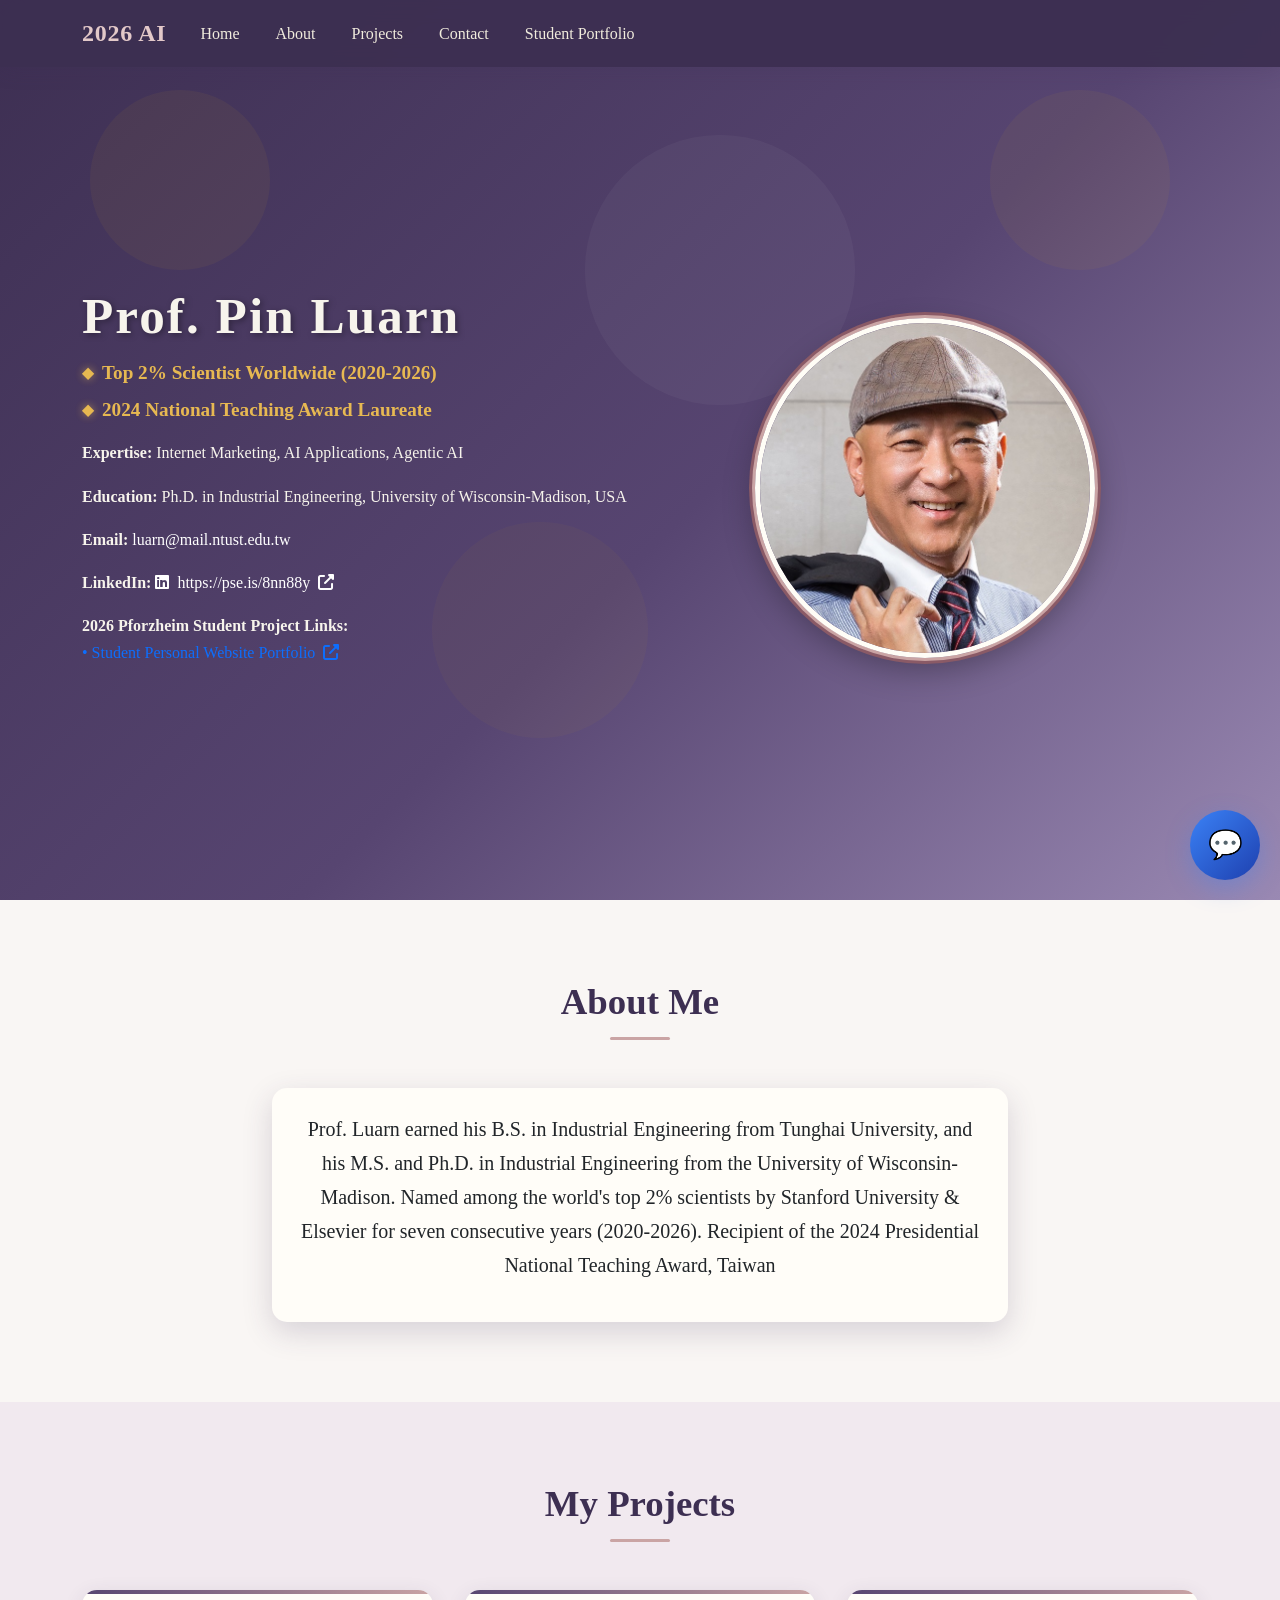
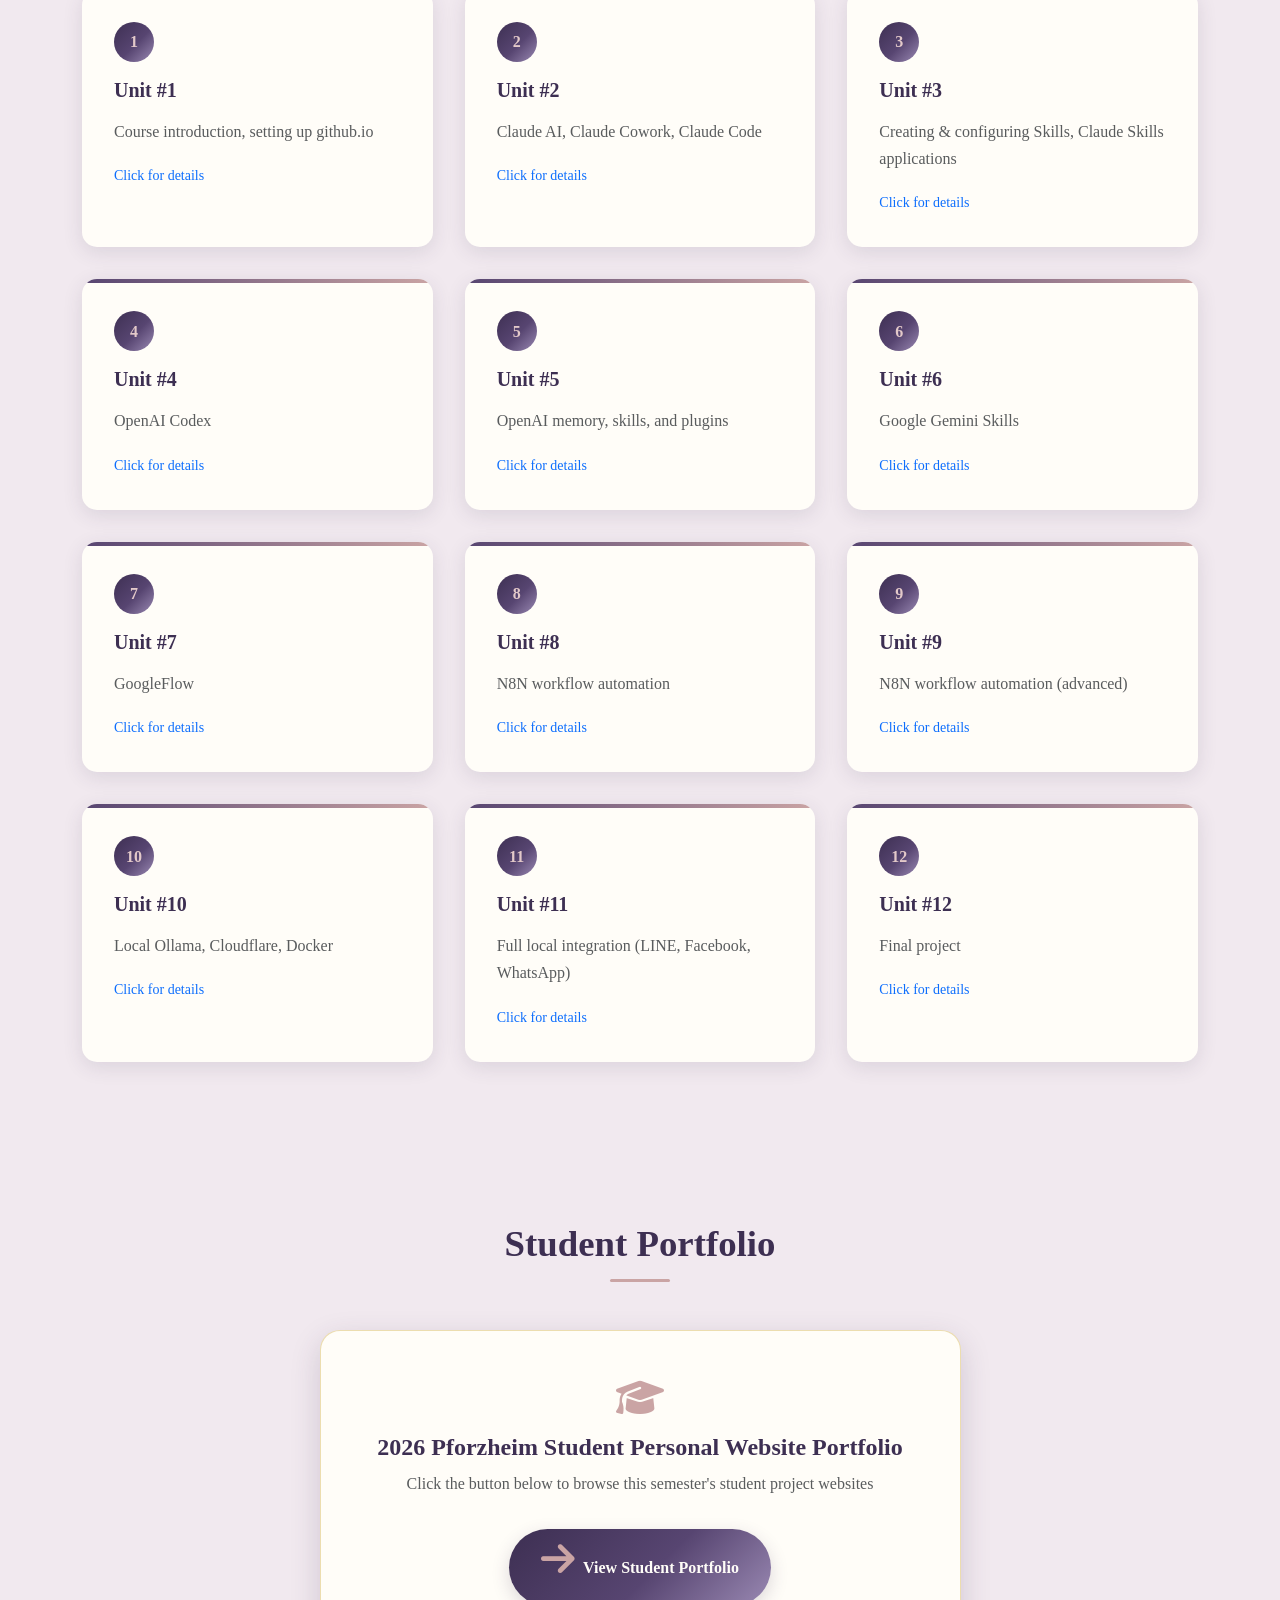
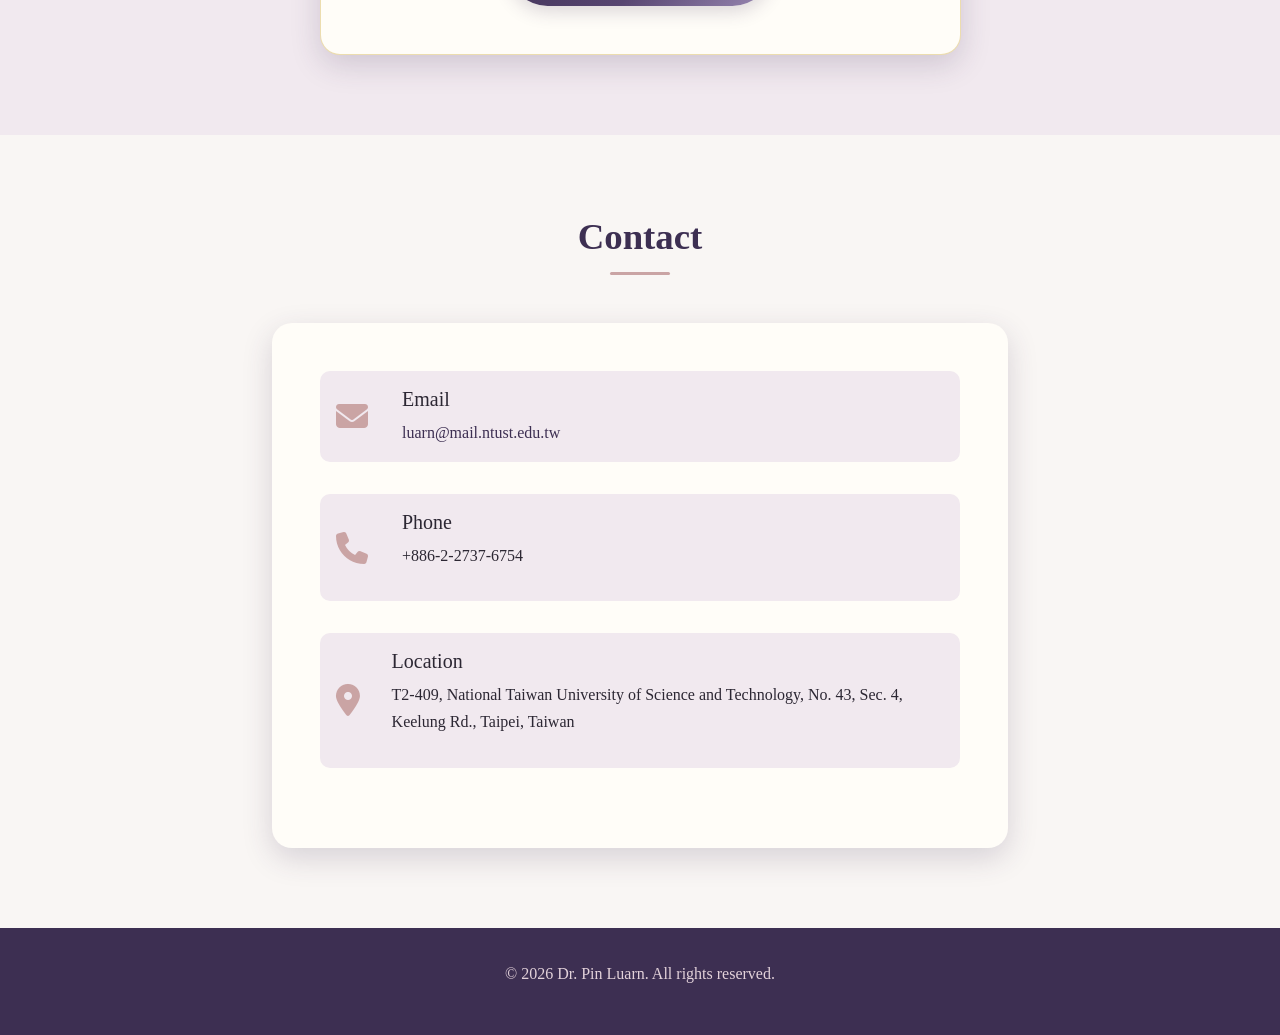
<file: index.html>
<!DOCTYPE html>
<html lang="en">
<head>
    <meta charset="UTF-8">
    <meta name="viewport" content="width=device-width, initial-scale=1.0">
    <title>Prof. Pin Luarn | 2026 AI Personal Site</title>
    <link href="https://cdnjs.cloudflare.com/ajax/libs/bootstrap/5.3.0/css/bootstrap.min.css" rel="stylesheet">
    <link href="https://cdnjs.cloudflare.com/ajax/libs/font-awesome/6.4.0/css/all.min.css" rel="stylesheet">
    <link rel="stylesheet" href="style.css">
    <link rel="icon" type="image/x-icon" href="favicon.ico">
    <!-- chatbot temporarily disabled; uncomment to enable and confirm the filename is chatbot.js -->
    <script src="chatbot.js"></script>
</head>
<body>
    <!-- Navigation -->
    <nav class="navbar navbar-expand-lg fixed-top">
        <div class="container">
            <a class="navbar-brand" href="#home">2026 AI</a>

            <button class="navbar-toggler" type="button" data-bs-toggle="collapse" data-bs-target="#navbarNav">
                <span class="navbar-toggler-icon"></span>
            </button>

            <div class="collapse navbar-collapse" id="navbarNav">
                <ul class="navbar-nav me-auto">
                    <li class="nav-item">
                        <a class="nav-link" href="#home">Home</a>
                    </li>
                    <li class="nav-item">
                        <a class="nav-link" href="#about">About</a>
                    </li>
                    <li class="nav-item">
                        <a class="nav-link" href="#projects">Projects</a>
                    </li>
                    <li class="nav-item">
                        <a class="nav-link" href="#contact">Contact</a>
                    </li>
                    <li class="nav-item">
                        <a class="nav-link" href="https://drluarn.github.io/student.html" target="_blank" rel="noopener">Student Portfolio</a>
                    </li>
                </ul>
            </div>
        </div>
    </nav>

    <!-- Hero Section -->
    <section id="home" class="hero">
        <div class="container">
            <div class="row align-items-center">
                <div class="col-lg-6 hero-content fade-in">
                    <h1 id="name"></h1>
                    <div class="titles-container">
                        <p class="subtitle title-line" id="title1"></p>
                        <p class="subtitle title-line" id="title2"></p>
                    </div>
                    <div class="mb-3">
                        <strong>Expertise:</strong>
                        <span id="expertise"></span>
                    </div>
                    <div class="mb-3">
                        <strong>Education:</strong>
                        <span id="education"></span>
                    </div>
                    <div class="mb-3">
                        <strong>Email:</strong>
                        <a href="" class="text-white" id="email"></a>
                    </div>
                    <div class="mb-3">
                        <strong>LinkedIn:</strong>
                        <a href="" target="_blank" class="text-white" id="linkedin">
                            <i class="fab fa-linkedin me-1"></i>
                            <span id="linkedin-text"></span>
                            <i class="fas fa-external-link-alt ms-1"></i>
                        </a>
                    </div>
                    <div class="mb-4 student-links">
                        <strong>2026 Pforzheim Student Project Links:</strong>
                        <div class="student-link-item">
                            <a href="https://drluarn.github.io/student.html" target="_blank" rel="noopener">
                                <span>• Student Personal Website Portfolio</span>
                                <i class="fas fa-external-link-alt ms-1"></i>
                            </a>
                        </div>
                    </div>
                </div>
                <div class="col-lg-6 text-center fade-in">
                    <img src="mypic.jpg" alt="profile photo" class="profile-img">
                </div>
            </div>
        </div>
    </section>

    <!-- About Section -->
    <section id="about" class="section">
        <div class="container">
            <h2 class="section-title">About Me</h2>
            <div class="row justify-content-center">
                <div class="col-lg-8">
                    <div class="card fade-in">
                        <div class="card-body p-4">
                            <p class="lead text-center" id="about-text">
                            </p>
                        </div>
                    </div>
                </div>
            </div>
        </div>
    </section>

    <!-- Projects Section -->
    <section id="projects" class="section bg-light">
        <div class="container">
            <h2 class="section-title">My Projects</h2>

            <!-- Projects are rendered dynamically by JS -->
            <div class="project-grid fade-in" id="projects-grid"></div>
        </div>
    </section>

    <!-- Student Portfolio Section -->
    <section id="portfolio" class="section bg-light">
        <div class="container">
            <h2 class="section-title">Student Portfolio</h2>
            <div class="row justify-content-center">
                <div class="col-lg-7">
                    <div class="portfolio-cta fade-in">
                        <i class="fas fa-graduation-cap"></i>
                        <h4 style="color: var(--navy-deep); font-weight: 700;">2026 Pforzheim Student Personal Website Portfolio</h4>
                        <p class="text-muted mt-2">Click the button below to browse this semester's student project websites</p>
                        <a href="https://drluarn.github.io/student.html" class="btn-elegant" target="_blank" rel="noopener">
                            <i class="fas fa-arrow-right"></i> <span>View Student Portfolio</span>
                        </a>
                    </div>
                </div>
            </div>
        </div>
    </section>

    <!-- Contact Section -->
    <section id="contact" class="section">
        <div class="container">
            <h2 class="section-title">Contact</h2>
            <div class="row justify-content-center">
                <div class="col-lg-8">
                    <div class="contact-info fade-in">
                        <div class="contact-item">
                            <i class="fas fa-envelope"></i>
                            <div>
                                <h5>Email</h5>
                                <a id="contact-email1" href=""></a>
                            </div>
                        </div>
                        <div class="contact-item">
                            <i class="fas fa-phone"></i>
                            <div>
                                <h5>Phone</h5>
                                <p id="contact-phone"></p>
                            </div>
                        </div>
                        <div class="contact-item">
                            <i class="fas fa-map-marker-alt"></i>
                            <div>
                                <h5>Location</h5>
                                <p id="contact-location"></p>
                            </div>
                        </div>
                    </div>
                </div>
            </div>
        </div>
    </section>

    <!-- Footer -->
    <footer class="footer">
        <div class="container">
            <p>&copy; 2026 Dr. Pin Luarn. All rights reserved.</p>
        </div>
    </footer>

    <!-- Bootstrap JS -->
    <script src="https://cdnjs.cloudflare.com/ajax/libs/bootstrap/5.3.0/js/bootstrap.bundle.min.js"></script>

    <script>
        const totalUnits = 12;

        // Fallback project descriptions (used if projects.txt cannot be fetched, e.g. opened via file://)
        const defaultProjects = [
            {id: 1, description: 'Course introduction, setting up github.io'},
            {id: 2, description: 'Claude AI, Claude Cowork, Claude Code'},
            {id: 3, description: 'Creating & configuring Skills, Claude Skills applications'},
            {id: 4, description: 'OpenAI Codex'},
            {id: 5, description: 'OpenAI memory, skills, and plugins'},
            {id: 6, description: 'Google Gemini Skills'},
            {id: 7, description: 'GoogleFlow'},
            {id: 8, description: 'N8N workflow automation'},
            {id: 9, description: 'N8N workflow automation (advanced)'},
            {id: 10, description: 'Local Ollama, Cloudflare, Docker'},
            {id: 11, description: 'Full local integration (LINE, Facebook, WhatsApp)'},
            {id: 12, description: 'Final project'}
        ];

        let projects = defaultProjects;

        // Always read projects.txt from the instructor's own site so every student
        // fork (even hosted on a different github.io domain) shows the same, current
        // unit list rather than whatever projects.txt happens to ship in their repo.
        const PROJECTS_TXT_URL = 'https://drluarn.github.io/projects.txt';

        async function loadProjectsTxt() {
            try {
                const res = await fetch(PROJECTS_TXT_URL, { cache: 'no-store' });
                if (!res.ok) throw new Error('projects.txt not found');
                const text = await res.text();
                const parsed = parseProfileTxt(text);
                const loaded = [];
                for (let i = 1; i <= totalUnits; i++) {
                    const description = parsed[`unit${i}`];
                    if (description) loaded.push({id: i, description});
                }
                // Only use the loaded list if every unit was found; otherwise keep defaults
                projects = (loaded.length === totalUnits) ? loaded : defaultProjects;
            } catch (err) {
                console.warn('Could not load projects.txt, using built-in defaults.', err);
                projects = defaultProjects;
            }
        }

        // Fallback profile (used if profile.txt cannot be fetched, e.g. opened via file://)
        const defaultProfile = {
            name: 'Prof. Pin Luarn',
            title1: 'Top 2% Scientist Worldwide (2020-2026)',
            title2: '2024 National Teaching Award Laureate',
            expertise: 'Internet Marketing, AI Applications, Agentic AI',
            education: 'Ph.D. in Industrial Engineering, University of Wisconsin-Madison, USA',
            email: 'luarn@mail.ntust.edu.tw',
            linkedin: 'https://pse.is/8nn88y',
            about1: 'Prof. Luarn earned his B.S. in Industrial Engineering from Tunghai University,',
            about2: 'and his M.S. and Ph.D. in Industrial Engineering from the University of Wisconsin-Madison.',
            about3: "Named among the world's top 2% scientists by Stanford University & Elsevier for seven consecutive years (2020-2026).",
            about4: 'Recipient of the 2024 Presidential National Teaching Award, Taiwan',
            phone: '+886-2-2737-6754',
            location: 'T2-409, National Taiwan University of Science and Technology, No. 43, Sec. 4, Keelung Rd., Taipei, Taiwan'
        };

        let profileData = defaultProfile;

        // Parse a simple "key=value" text file, ignoring blank lines and comments
        function parseProfileTxt(text) {
            const data = {};
            text.split(/\r?\n/).forEach(line => {
                const trimmed = line.trim();
                if (!trimmed || trimmed.startsWith('#')) return;
                const idx = trimmed.indexOf('=');
                if (idx === -1) return;
                const key = trimmed.slice(0, idx).trim();
                const value = trimmed.slice(idx + 1).trim();
                data[key] = value;
            });
            return data;
        }

        async function loadProfileTxt() {
            try {
                const res = await fetch('profile.txt', { cache: 'no-store' });
                if (!res.ok) throw new Error('profile.txt not found');
                const text = await res.text();
                const parsed = parseProfileTxt(text);
                // Merge over defaults so missing keys still fall back gracefully
                profileData = Object.assign({}, defaultProfile, parsed);
            } catch (err) {
                console.warn('Could not load profile.txt, using built-in defaults.', err);
                profileData = defaultProfile;
            }
        }

        // Initialize page
        document.addEventListener('DOMContentLoaded', async function() {
            await Promise.all([loadProfileTxt(), loadProjectsTxt()]);
            applyProfileData();
            renderProjects();
            initScrollAnimations();
            initSmoothScrolling();
        });

        // Fill in profile fields (name, titles, about text, contact info)
        function applyProfileData() {
            const p = profileData;
            document.getElementById('name').textContent = p.name;
            document.getElementById('title1').textContent = p.title1;
            document.getElementById('title2').textContent = p.title2;
            document.getElementById('expertise').textContent = p.expertise;
            document.getElementById('education').textContent = p.education;

            document.getElementById('email').textContent = p.email;
            document.getElementById('email').href = `mailto:${p.email}`;
            document.getElementById('linkedin').href = p.linkedin;
            document.getElementById('linkedin-text').textContent = p.linkedin;

            const aboutParts = [p.about1, p.about2, p.about3, p.about4]
                .filter(text => text && text.trim());
            document.getElementById('about-text').innerHTML = aboutParts.join(' ');

            document.getElementById('contact-email1').textContent = p.email;
            document.getElementById('contact-email1').href = `mailto:${p.email}`;
            document.getElementById('contact-phone').textContent = p.phone;
            document.getElementById('contact-location').textContent = p.location;
        }

        // Render the project grid
        function renderProjects() {
            const grid = document.getElementById('projects-grid');

            grid.innerHTML = projects.map(project => {
                return `
                    <div class="project-card" onclick="openProject(${project.id})">
                        <div class="project-number">${project.id}</div>
                        <h5>Unit #${project.id}</h5>
                        <p class="text-muted">${project.description}</p>
                        <small class="text-primary">Click for details</small>
                    </div>
                `;
            }).join('');
        }

        // Open project details
        function openProject(id) {
            window.open(`unit.html?unit=${id}`, '_blank');
        }

        // Scroll-triggered fade-in animations
        function initScrollAnimations() {
            const observerOptions = {
                threshold: 0.1,
                rootMargin: '0px 0px -50px 0px'
            };

            const observer = new IntersectionObserver((entries) => {
                entries.forEach(entry => {
                    if (entry.isIntersecting) {
                        entry.target.classList.add('visible');
                    }
                });
            }, observerOptions);

            document.querySelectorAll('.fade-in').forEach(el => {
                observer.observe(el);
            });
        }

        // Smooth scrolling for in-page navigation links
        function initSmoothScrolling() {
            document.querySelectorAll('a[href^="#"]').forEach(anchor => {
                anchor.addEventListener('click', function (e) {
                    e.preventDefault();
                    const target = document.querySelector(this.getAttribute('href'));
                    if (target) {
                        const headerOffset = 70;
                        const elementPosition = target.getBoundingClientRect().top;
                        const offsetPosition = elementPosition + window.pageYOffset - headerOffset;

                        window.scrollTo({
                            top: offsetPosition,
                            behavior: 'smooth'
                        });
                    }
                });
            });
        }

        // Navbar background on scroll
        window.addEventListener('scroll', function() {
            const navbar = document.querySelector('.navbar');
            if (window.scrollY > 50) {
                navbar.style.background = 'rgba(255,255,255,0.98)';
            } else {
                navbar.style.background = 'rgba(255,255,255,0.95)';
            }
        });
    </script>
</body>
</html>
</file>
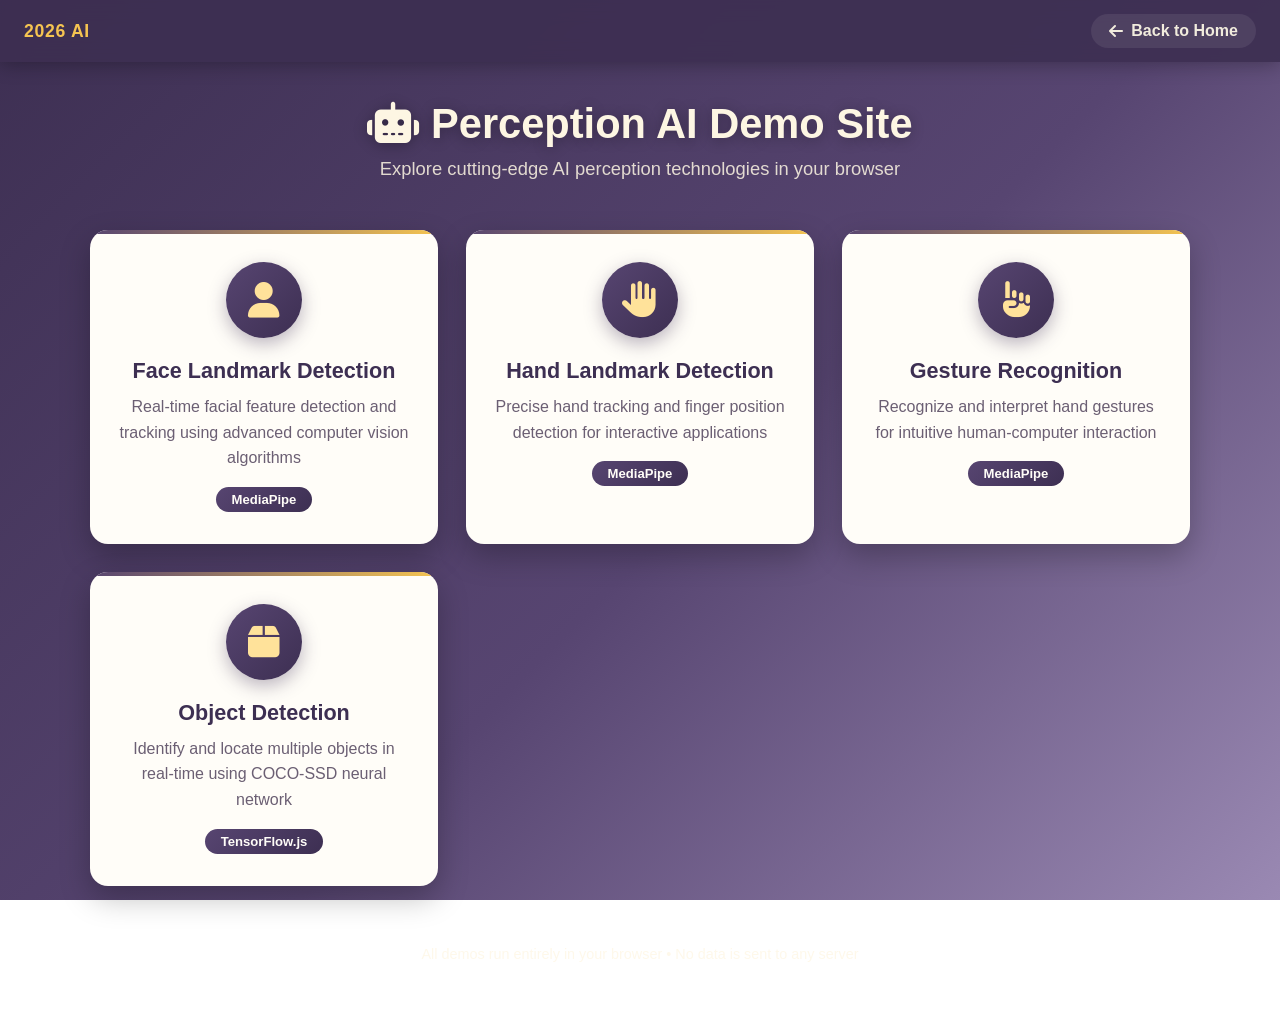
<file: perception_demo.html>
<!DOCTYPE html>
<html lang="en">
<head>
    <meta charset="UTF-8">
    <meta name="viewport" content="width=device-width, initial-scale=1.0">
    <title>Perception AI Demo Site</title>
    <link href="https://cdnjs.cloudflare.com/ajax/libs/font-awesome/6.4.0/css/all.min.css" rel="stylesheet">
    <link rel="icon" type="image/x-icon" href="favicon.ico">
    <style>
        :root {
            --navy-deep:  #3d2f52;
            --navy-mid:   #574571;
            --navy-soft:  #9a89b3;
            --gold:       #f5c451;
            --gold-light: #ffe29a;
            --cream:      #fdf6e3;
        }
        * {
            margin: 0;
            padding: 0;
            box-sizing: border-box;
        }

        body {
            font-family: 'Segoe UI', Tahoma, Geneva, Verdana, sans-serif;
            background: linear-gradient(135deg, var(--navy-deep) 0%, var(--navy-mid) 55%, var(--navy-soft) 100%);
            background-attachment: fixed;
            min-height: 100vh;
            display: flex;
            flex-direction: column;
            align-items: center;
            padding: 100px 20px 60px;
        }

        .topbar {
            position: fixed; top: 0; left: 0; right: 0; z-index: 100;
            display: flex; align-items: center; justify-content: space-between;
            padding: 14px 24px;
            background: rgba(61,47,82,0.92);
            backdrop-filter: blur(10px);
            box-shadow: 0 2px 20px rgba(0,0,0,0.3);
        }
        .topbar .brand { color: var(--gold); font-weight: 700; letter-spacing: 0.04em; font-size: 1.1rem; text-decoration: none; }
        .topbar .back-link {
            color: #f1ecdd; text-decoration: none; font-weight: 600;
            display: inline-flex; align-items: center; gap: 8px;
            background: rgba(255,255,255,0.08); padding: 8px 18px; border-radius: 30px;
            transition: all 0.25s ease;
        }
        .topbar .back-link:hover { background: var(--gold); color: var(--navy-deep); }

        .header {
            text-align: center;
            margin-bottom: 50px;
        }

        .header h1 {
            color: var(--cream);
            font-size: 2.6em;
            font-weight: 700;
            margin-bottom: 10px;
            text-shadow: 0 2px 14px rgba(0,0,0,0.3);
        }

        .header p {
            color: rgba(253,246,227,0.85);
            font-size: 1.15em;
            font-weight: 400;
        }

        .demo-grid {
            display: grid;
            grid-template-columns: repeat(auto-fit, minmax(280px, 1fr));
            gap: 28px;
            max-width: 1100px;
            width: 100%;
        }

        .demo-card {
            background: #fffdf8;
            border-radius: 18px;
            padding: 32px 28px;
            box-shadow: 0 12px 30px rgba(0,0,0,0.25);
            transition: all 0.3s ease;
            cursor: pointer;
            text-decoration: none;
            color: inherit;
            display: flex;
            flex-direction: column;
            align-items: center;
            position: relative;
            overflow: hidden;
        }

        .demo-card::before {
            content: '';
            position: absolute;
            top: 0; left: 0; right: 0;
            height: 4px;
            background: linear-gradient(90deg, var(--navy-mid), var(--gold));
        }

        .demo-card:hover {
            transform: translateY(-10px);
            box-shadow: 0 18px 40px rgba(0,0,0,0.3);
        }

        .icon-container {
            width: 76px;
            height: 76px;
            background: linear-gradient(135deg, var(--navy-mid) 0%, var(--navy-deep) 100%);
            border-radius: 50%;
            display: flex;
            align-items: center;
            justify-content: center;
            margin-bottom: 20px;
            transition: all 0.3s ease;
            box-shadow: 0 6px 18px rgba(61,47,82,0.35);
        }

        .demo-card:hover .icon-container {
            transform: scale(1.1) rotate(5deg);
        }

        .icon {
            font-size: 36px;
            color: var(--gold-light);
        }

        .demo-card h2 {
            font-size: 1.35em;
            color: var(--navy-deep);
            margin-bottom: 10px;
            text-align: center;
        }

        .demo-card p {
            color: #6b5f73;
            text-align: center;
            line-height: 1.6;
        }

        .demo-tag {
            display: inline-block;
            background: linear-gradient(135deg, var(--navy-mid) 0%, var(--navy-deep) 100%);
            color: #fffdf8;
            padding: 5px 16px;
            border-radius: 20px;
            font-size: 0.82em;
            font-weight: 600;
            margin-top: 16px;
        }

        .footer {
            margin-top: 60px;
            color: rgba(253,246,227,0.75);
            text-align: center;
            font-size: 0.9em;
        }

        @media (max-width: 768px) {
            .header h1 { font-size: 2em; }
            .header p { font-size: 1em; }
            .demo-grid { grid-template-columns: 1fr; }
        }
    </style>
</head>
<body>
    <div class="topbar">
        <a class="brand" href="index.html">2026 AI</a>
        <a class="back-link" href="index.html"><i class="fas fa-arrow-left"></i> Back to Home</a>
    </div>

    <div class="header">
        <h1><i class="fas fa-robot"></i> Perception AI Demo Site</h1>
        <p>Explore cutting-edge AI perception technologies in your browser</p>
    </div>

    <div class="demo-grid">
        <a href="mp/face.html" class="demo-card">
            <div class="icon-container">
                <i class="fas fa-user icon"></i>
            </div>
            <h2>Face Landmark Detection</h2>
            <p>Real-time facial feature detection and tracking using advanced computer vision algorithms</p>
            <span class="demo-tag">MediaPipe</span>
        </a>

        <a href="mp/hand.html" class="demo-card">
            <div class="icon-container">
                <i class="fas fa-hand-paper icon"></i>
            </div>
            <h2>Hand Landmark Detection</h2>
            <p>Precise hand tracking and finger position detection for interactive applications</p>
            <span class="demo-tag">MediaPipe</span>
        </a>

        <a href="mp/gesture.html" class="demo-card">
            <div class="icon-container">
                <i class="fas fa-hand-point-up icon"></i>
            </div>
            <h2>Gesture Recognition</h2>
            <p>Recognize and interpret hand gestures for intuitive human-computer interaction</p>
            <span class="demo-tag">MediaPipe</span>
        </a>

        <a href="mp/object.html" class="demo-card">
            <div class="icon-container">
                <i class="fas fa-box icon"></i>
            </div>
            <h2>Object Detection</h2>
            <p>Identify and locate multiple objects in real-time using COCO-SSD neural network</p>
            <span class="demo-tag">TensorFlow.js</span>
        </a>
    </div>

    <div class="footer">
        <p>All demos run entirely in your browser &bull; No data is sent to any server</p>
    </div>
</body>
</html>
</file>
<file: style.css>
/* ============================================================
   2026 AI Personal Site - shared styles
   Theme: elegant navy x rose gold (academic tone)
   ============================================================ */
:root {
    --navy-deep:   #3d2f52;   /* primary: deep purple */
    --navy-mid:    #574571;   /* gradient mid-point */
    --navy-soft:   #9a89b3;   /* gradient end / secondary (soft purple) */
    --gold:        #caa4a4;   /* accent rose gold */
    --gold-light:  #e3c9c9;   /* soft rose gold (hover, borders) */
    --cream:       #f9f6f4;   /* warm off-white background */
    --cream-deep:  #f1e9ef;   /* card base / light background */
    --ink:         #2c2733;   /* primary text */
    --ink-soft:    #6b5f73;   /* secondary text */

    --gradient-navy: linear-gradient(135deg, var(--navy-deep) 0%, var(--navy-mid) 55%, var(--navy-soft) 100%);
    --shadow-navy: rgba(61, 47, 82, 0.18);
}

* {
    margin: 0;
    padding: 0;
    box-sizing: border-box;
}

body {
    font-family: 'Noto Serif TC', 'PingFang TC', 'Microsoft JhengHei', 'Segoe UI', serif;
    line-height: 1.7;
    color: var(--ink);
    background: var(--cream);
}

a { text-decoration: none; }

/* ---------------- Navigation ---------------- */
.navbar {
    background: rgba(61, 47, 82, 0.96) !important;
    backdrop-filter: blur(10px);
    box-shadow: 0 2px 20px var(--shadow-navy);
    transition: all 0.3s ease;
}

.navbar-brand {
    font-weight: 700;
    font-size: 1.5rem;
    color: var(--gold-light) !important;
    letter-spacing: 0.03em;
}

.navbar-nav .nav-link {
    color: #f1ecdd !important;
    font-weight: 500;
    margin: 0 10px;
    transition: all 0.3s ease;
}

.navbar-nav .nav-link:hover {
    color: var(--gold) !important;
    transform: translateY(-2px);
}

/* ---------------- Hero ---------------- */
.hero {
    background: var(--gradient-navy);
    min-height: 100vh;
    display: flex;
    align-items: center;
    color: #f7f4ec;
    position: relative;
    overflow: hidden;
    padding-top: 76px;
}

.hero::before {
    content: '';
    position: absolute;
    inset: 0;
    background: url("data:image/svg+xml,%3Csvg xmlns='http://www.w3.org/2000/svg' viewBox='0 0 1000 1000'%3E%3Ccircle cx='200' cy='200' r='100' fill='rgba(201,162,39,0.07)'/%3E%3Ccircle cx='800' cy='300' r='150' fill='rgba(255,255,255,0.04)'/%3E%3Ccircle cx='600' cy='700' r='120' fill='rgba(201,162,39,0.05)'/%3E%3C/svg%3E");
    animation: float 14s ease-in-out infinite;
    will-change: transform;
    transform: translate3d(0,0,0);
    pointer-events: none;
}
@keyframes float {
    0%, 100% { transform: translate3d(0, 0, 0) scale(1); }
    50%      { transform: translate3d(24px, -60px, 0) scale(1.03); }
}

.hero-content { position: relative; z-index: 2; }

.hero h1 {
    font-size: 3.2rem;
    font-weight: 700;
    margin-bottom: 0.6rem;
    letter-spacing: 0.04em;
    text-shadow: 2px 2px 6px rgba(0,0,0,0.35);
}

.hero .subtitle {
    font-size: 1.2rem;
    margin-bottom: 1.6rem;
    opacity: 0.92;
}

.titles-container { margin-bottom: 0.8rem; }

.title-line {
    position: relative;
    padding-left: 0;
    font-weight: 600;
    color: #f5c451 !important;
    margin-bottom: 0.3rem !important;
    display: flex;
    align-items: center;
}
.title-line:before {
    content: "◆";
    color: #f5c451;
    font-size: 0.8em;
    margin-right: 0.5rem;
    text-shadow: 0 0 8px rgba(245,196,81,0.6);
}
.title-line:last-child { margin-bottom: 0 !important; }

/* ---------------- Profile Image ---------------- */
.profile-img {
    width: clamp(250px, 33vw, 340px);
    height: clamp(250px, 33vw, 340px);
    border-radius: 50%;
    aspect-ratio: 1 / 1;
    object-fit: cover;
    border: 5px solid #fffdf6;
    box-shadow:
        0 0 0 3px var(--gold),
        0 0 0 6px #8a5a66,
        0 12px 32px rgba(0,0,0,0.30);
    transition: transform 0.35s ease, box-shadow 0.35s ease;
}
.profile-img:hover {
    transform: scale(1.05);
    box-shadow:
        0 0 0 3px var(--gold-light),
        0 0 0 6px var(--gold),
        0 18px 40px rgba(0,0,0,0.35);
}
.hero .profile-img { border-radius: 50% !important; }

/* ---------------- Sections ---------------- */
.section { padding: 80px 0; }

.section-title {
    text-align: center;
    font-size: 2.3rem;
    margin-bottom: 3rem;
    color: var(--navy-deep);
    font-weight: 700;
    position: relative;
}
.section-title::after {
    content: '';
    display: block;
    width: 60px;
    height: 3px;
    background: var(--gold);
    margin: 0.8rem auto 0;
    border-radius: 2px;
}

.bg-light { background: var(--cream-deep) !important; }

/* ---------------- Cards ---------------- */
.card {
    border: none;
    border-radius: 15px;
    box-shadow: 0 10px 30px var(--shadow-navy);
    transition: transform 0.3s ease, box-shadow 0.3s ease;
    background: #fffdf8;
}
.card:hover {
    transform: translateY(-8px);
    box-shadow: 0 20px 40px rgba(61, 47, 82, 0.25);
}

/* ---------------- Filter Buttons ---------------- */
.filter-buttons { text-align: center; margin-bottom: 3rem; }

.filter-btn {
    background: #fffdf8;
    color: var(--navy-mid);
    border: 2px solid var(--navy-mid);
    padding: 10px 25px;
    margin: 5px;
    border-radius: 25px;
    font-weight: 500;
    transition: all 0.3s ease;
}
.filter-btn:hover,
.filter-btn.active {
    background: var(--navy-mid);
    color: #fffdf8;
    transform: translateY(-2px);
    box-shadow: 0 5px 15px var(--shadow-navy);
}

/* ---------------- Project Grid ---------------- */
.project-grid {
    display: grid;
    grid-template-columns: repeat(auto-fit, minmax(300px, 1fr));
    gap: 2rem;
    margin-top: 2rem;
}

.project-card {
    background: #fffdf8;
    padding: 2rem;
    border-radius: 15px;
    box-shadow: 0 5px 20px rgba(61, 47, 82, 0.12);
    transition: all 0.3s ease;
    cursor: pointer;
    position: relative;
    overflow: hidden;
}
.project-card::before {
    content: '';
    position: absolute;
    top: 0; left: 0;
    width: 100%; height: 4px;
    background: linear-gradient(90deg, var(--navy-mid), var(--gold));
}
.project-card:hover {
    transform: translateY(-10px);
    box-shadow: 0 15px 35px rgba(61, 47, 82, 0.22);
}

.project-number {
    background: var(--gradient-navy);
    color: var(--gold-light);
    width: 40px; height: 40px;
    border-radius: 50%;
    display: flex; align-items: center; justify-content: center;
    font-weight: 700;
    margin-bottom: 1rem;
}

.project-card h5 { color: var(--navy-deep); margin-bottom: 1rem; font-weight: 700; }

/* ---------------- Student Portfolio CTA ---------------- */
.portfolio-cta {
    background: #fffdf8;
    border: 1px solid rgba(201,162,39,0.35);
    border-radius: 20px;
    box-shadow: 0 10px 30px var(--shadow-navy);
    padding: 3rem 2rem;
    text-align: center;
}
.portfolio-cta i { color: var(--gold); font-size: 2.4rem; margin-bottom: 1rem; }
.btn-elegant {
    display: inline-flex;
    align-items: center;
    gap: 0.5rem;
    background: var(--gradient-navy);
    color: #fffdf8 !important;
    padding: 0.7rem 2rem;
    border-radius: 50px;
    font-weight: 600;
    margin-top: 1rem;
    transition: all 0.3s ease;
    box-shadow: 0 6px 18px var(--shadow-navy);
}
.btn-elegant:hover {
    transform: translateY(-3px);
    box-shadow: 0 10px 24px rgba(20,38,64,0.3);
    color: var(--gold-light) !important;
}

/* ---------------- Contact ---------------- */
.contact-info {
    background: #fffdf8;
    padding: 3rem;
    border-radius: 20px;
    box-shadow: 0 10px 30px var(--shadow-navy);
}
.contact-item {
    display: flex;
    align-items: center;
    margin-bottom: 2rem;
    padding: 1rem;
    background: var(--cream-deep);
    border-radius: 10px;
    transition: transform 0.3s ease;
}
.contact-item:hover { transform: translateX(10px); }
.contact-item i { font-size: 2rem; color: var(--gold); margin-right: 1rem; width: 50px; }
.contact-item a { color: var(--navy-deep) !important; text-decoration: none; }
.contact-item a:hover { color: var(--gold) !important; }

/* ---------------- Footer ---------------- */
.footer {
    background: var(--navy-deep);
    color: #e3d2da;
    text-align: center;
    padding: 2rem 0;
}

/* ---------------- Generic page header (unit / homework) ---------------- */
.project-header {
    background: var(--gradient-navy);
    color: #f7f4ec;
    padding: 120px 0 40px;
    position: relative;
    overflow: hidden;
}
.project-header::before {
    content: '';
    position: absolute;
    inset: 0;
    background: url("data:image/svg+xml,%3Csvg xmlns='http://www.w3.org/2000/svg' viewBox='0 0 1000 1000'%3E%3Ccircle cx='200' cy='200' r='80' fill='rgba(201,162,39,0.07)'/%3E%3Ccircle cx='800' cy='150' r='120' fill='rgba(255,255,255,0.04)'/%3E%3Ccircle cx='500' cy='400' r='100' fill='rgba(201,162,39,0.05)'/%3E%3C/svg%3E");
    animation: float 15s ease-in-out infinite;
    pointer-events: none;
}
.project-title {
    color: #fffdf8 !important;
    font-weight: 700;
    font-size: 2.4rem;
    position: relative;
    z-index: 2;
    text-shadow: 2px 4px 8px rgba(0,0,0,0.3);
}
.project-subtitle {
    color: rgba(247,244,236,0.88) !important;
    font-size: 1.1rem;
    margin-top: 0.5rem;
    position: relative;
    z-index: 2;
}
.back-btn {
    position: relative;
    z-index: 3;
    background: rgba(255, 253, 248, 0.95);
    color: var(--navy-deep) !important;
    padding: 0.5rem 1.5rem;
    border-radius: 50px;
    text-decoration: none;
    display: inline-flex;
    align-items: center;
    gap: 0.5rem;
    font-weight: 600;
    border: 1px solid rgba(201,162,39,0.3);
    box-shadow: 0 4px 15px rgba(0,0,0,0.2);
    transition: all 0.3s ease;
}
.back-btn:hover {
    background: #fffdf8;
    color: var(--gold) !important;
    transform: translateY(-2px);
}
.breadcrumb-item a { color: #fffdf8; }
.breadcrumb-item a:hover { color: var(--gold); }
.breadcrumb-item.active { color: var(--gold-light); }

/* ---------------- Animations ---------------- */
.fade-in { opacity: 0; transform: translateY(30px); transition: all 0.8s ease; }
.fade-in.visible { opacity: 1; transform: translateY(0); }

/* ---------------- Responsive ---------------- */
@media (max-width: 768px) {
    .hero h1 { font-size: 2.3rem; }
    .profile-img { width: 190px; height: 190px; }
    .project-grid { grid-template-columns: 1fr; }
    .section-title { font-size: 1.9rem; }
    .filter-btn { padding: 8px 20px; font-size: 0.9rem; }
    .project-card { padding: 1.5rem; }
    .contact-info { padding: 2rem; }
    .project-title { font-size: 2rem; }
}

@media (max-width: 576px) {
    .hero h1 { font-size: 1.9rem; }
    .hero .subtitle { font-size: 1.05rem; }
    .section { padding: 60px 0; }
    .profile-img { width: 160px; height: 160px; }
    .project-card { padding: 1.2rem; }
    .contact-info { padding: 1.5rem; }
    .contact-item { flex-direction: column; text-align: center; }
    .contact-item i { margin-right: 0; margin-bottom: 0.5rem; }
}
</file>
